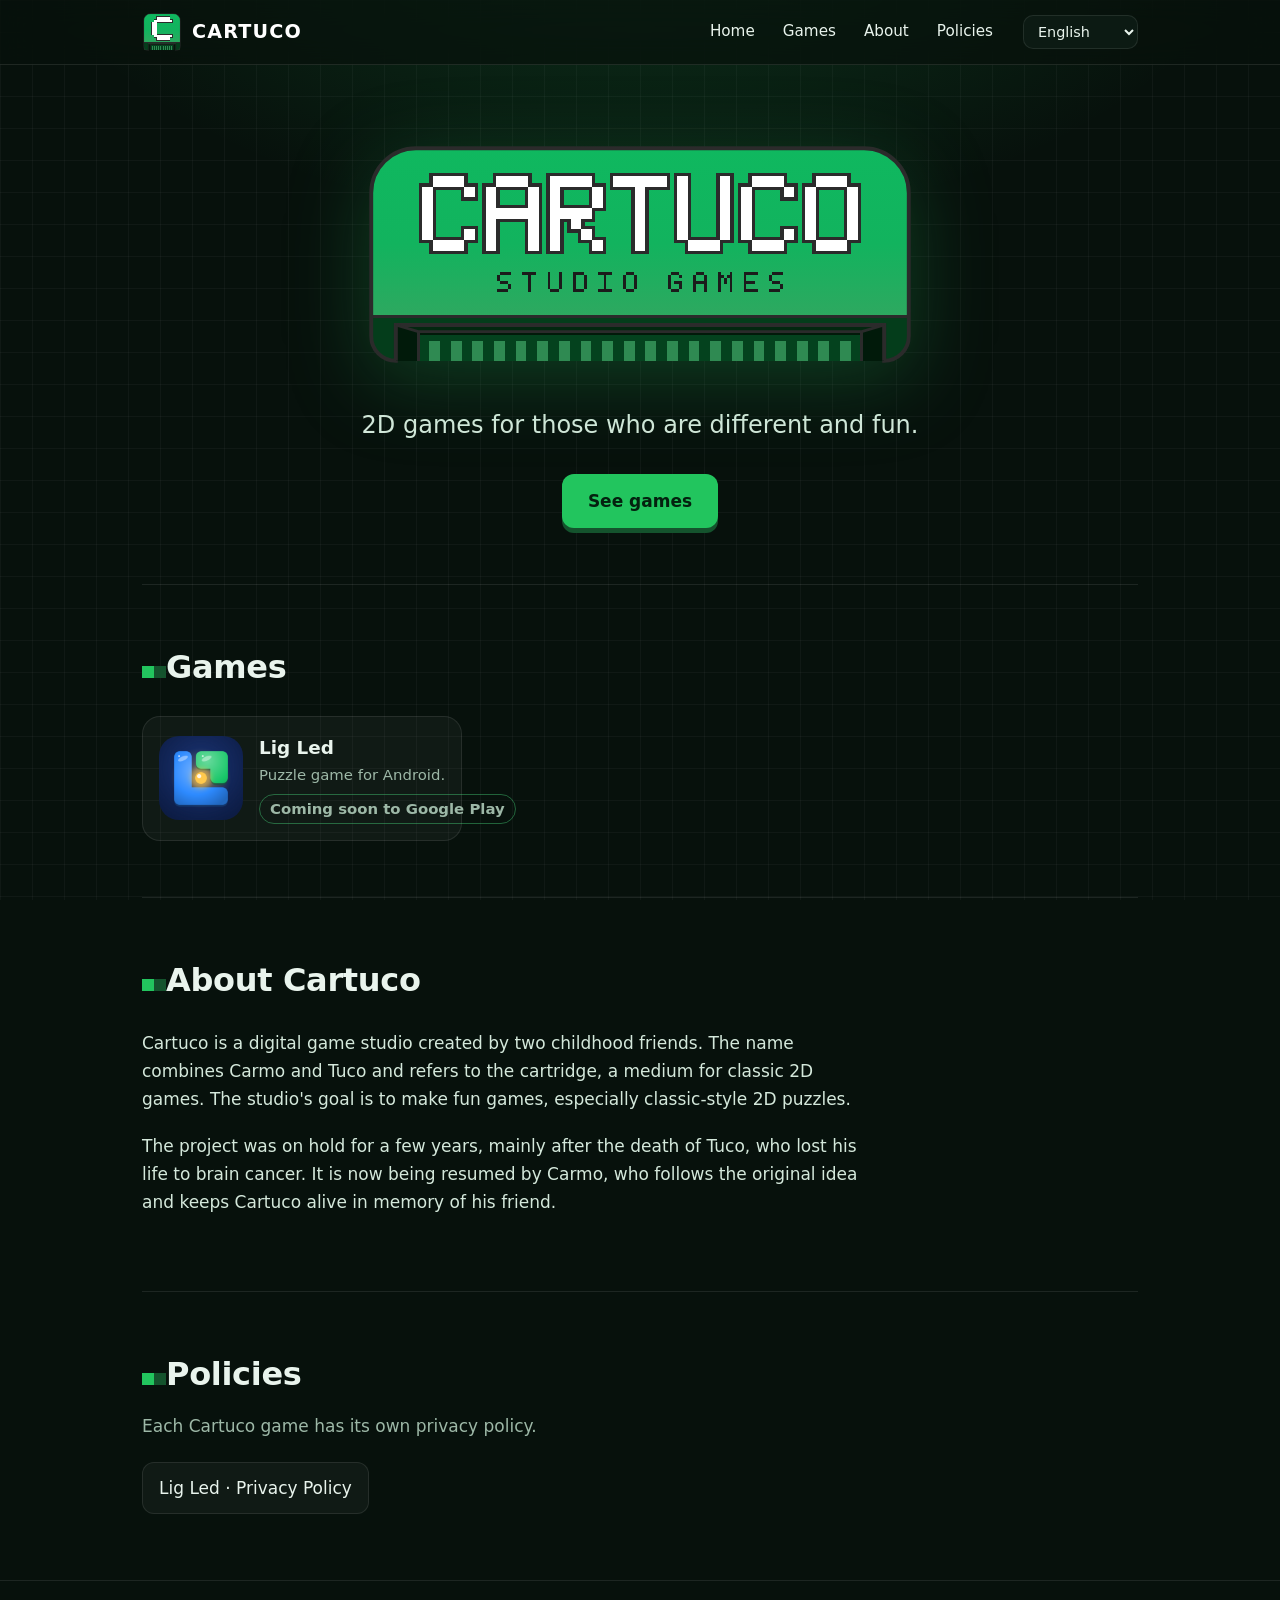
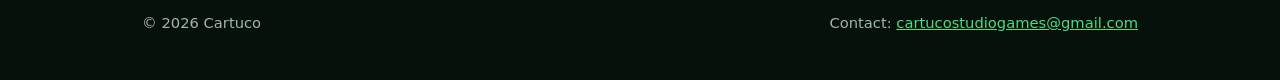
<file: index.html>
<!DOCTYPE html>
<html lang="pt"><head><meta charset="utf-8"><meta name="viewport" content="width=device-width,initial-scale=1">
<title>Cartuco · Estúdio de jogos</title><meta name="description" content="Cartuco: jogos digitais, puzzles 2D. Digital games, 2D puzzles.">
<link rel="icon" type="image/svg+xml" href="assets/favicon.svg"><link rel="stylesheet" href="assets/site.css"></head>
<body data-page="home">
<header class="top"><div class="wrap"><a class="brand" href="index.html"><img src="assets/favicon.svg" alt=""><span>Cartuco</span></a>
<nav class="main"><a href="index.html" data-i="n_home">Início</a><a href="index.html#jogos" data-i="n_games">Jogos</a><a href="index.html#sobre" data-i="n_about">Sobre</a><a href="index.html#politicas" data-i="n_pol">Políticas</a></nav>
<select id="lang" aria-label="Language"><option value="pt">Português</option><option value="en">English</option><option value="es">Español</option><option value="fr">Français</option><option value="de">Deutsch</option></select></div></header>
<main>
<div class="wrap"><div class="hero"><img class="logo" src="assets/logo.svg" alt="Cartuco Studio Games"><p data-i="hero">Jogos 2D para quem é diferenciado e divertido.</p><a class="btn" href="index.html#jogos" data-i="cta">Ver jogos</a></div>
<section class="blk" id="jogos"><h2 class="t" data-i="games_t">Jogos</h2><div class="grid">
<a class="card" href="ligled/index.html"><img src="assets/ligled-icon.png" alt="Lig Led"><div><b>Lig Led</b><span data-i="ligled_d">Quebra-cabeça para Android.</span><span class="badge" data-i="soon">Em breve no Google Play</span></div></a></div></section>
<section class="blk" id="sobre"><h2 class="t" data-i="about_t">Sobre a Cartuco</h2><div class="about"><p data-i="about_1"></p><p data-i="about_2"></p></div></section>
<section class="blk" id="politicas"><h2 class="t" data-i="pol_t">Políticas</h2><p class="sub" data-i="pol_d"></p><ul class="links"><li><a href="ligled/privacy/index.html" data-i="pol_ligled">Lig Led · Política de privacidade</a></li></ul></section></div></main><footer class="foot"><div class="wrap"><span>© 2026 Cartuco</span><span><span data-i="contact">Contato</span>: <a href="mailto:cartucostudiogames@gmail.com">cartucostudiogames@gmail.com</a></span></div></footer>
<script src="assets/site.js"></script></body></html>
</file>
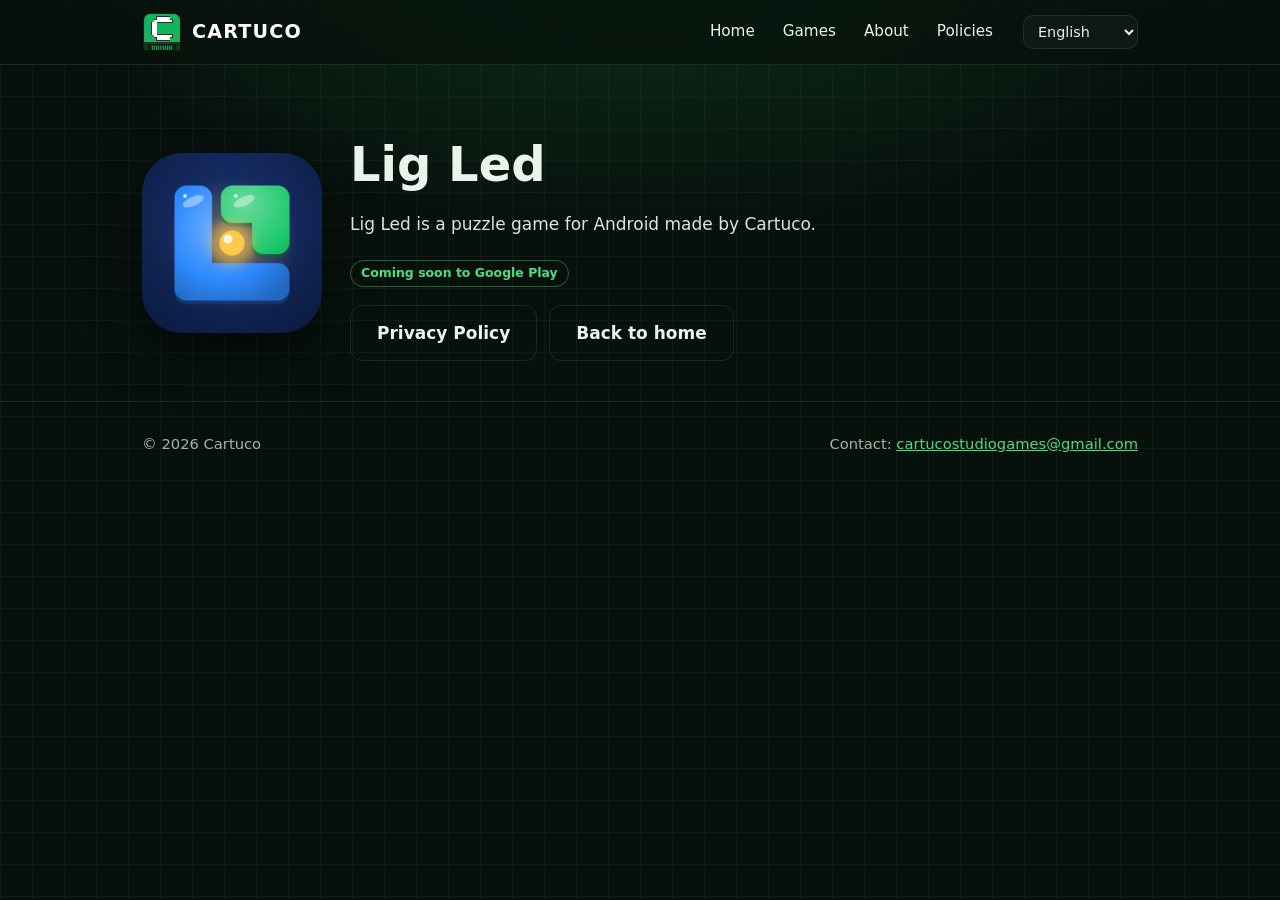
<file: ligled/index.html>
<!DOCTYPE html>
<html lang="pt"><head><meta charset="utf-8"><meta name="viewport" content="width=device-width,initial-scale=1">
<title>Lig Led · Cartuco</title><meta name="description" content="Cartuco: jogos digitais, puzzles 2D. Digital games, 2D puzzles.">
<link rel="icon" type="image/svg+xml" href="../assets/favicon.svg"><link rel="stylesheet" href="../assets/site.css"></head>
<body data-page="game">
<header class="top"><div class="wrap"><a class="brand" href="../index.html"><img src="../assets/favicon.svg" alt=""><span>Cartuco</span></a>
<nav class="main"><a href="../index.html" data-i="n_home">Início</a><a href="../index.html#jogos" data-i="n_games">Jogos</a><a href="../index.html#sobre" data-i="n_about">Sobre</a><a href="../index.html#politicas" data-i="n_pol">Políticas</a></nav>
<select id="lang" aria-label="Language"><option value="pt">Português</option><option value="en">English</option><option value="es">Español</option><option value="fr">Français</option><option value="de">Deutsch</option></select></div></header>
<main><div class="wrap"><div class="game"><img src="../assets/ligled-icon.png" alt="Lig Led"><div><h1>Lig Led</h1><p data-i="game_p">O Lig Led é um quebra-cabeça para Android feito pela Cartuco.</p><div class="actions"><span class="badge" data-i="soon">Em breve no Google Play</span></div><div class="actions" style="margin-top:18px"><a class="btn ghost" href="privacy/index.html" data-i="policy_btn">Política de privacidade</a><a class="btn ghost" href="../index.html" data-i="back">Voltar ao início</a></div></div></div></div></main><footer class="foot"><div class="wrap"><span>© 2026 Cartuco</span><span><span data-i="contact">Contato</span>: <a href="mailto:cartucostudiogames@gmail.com">cartucostudiogames@gmail.com</a></span></div></footer>
<script src="../assets/site.js"></script></body></html>
</file>
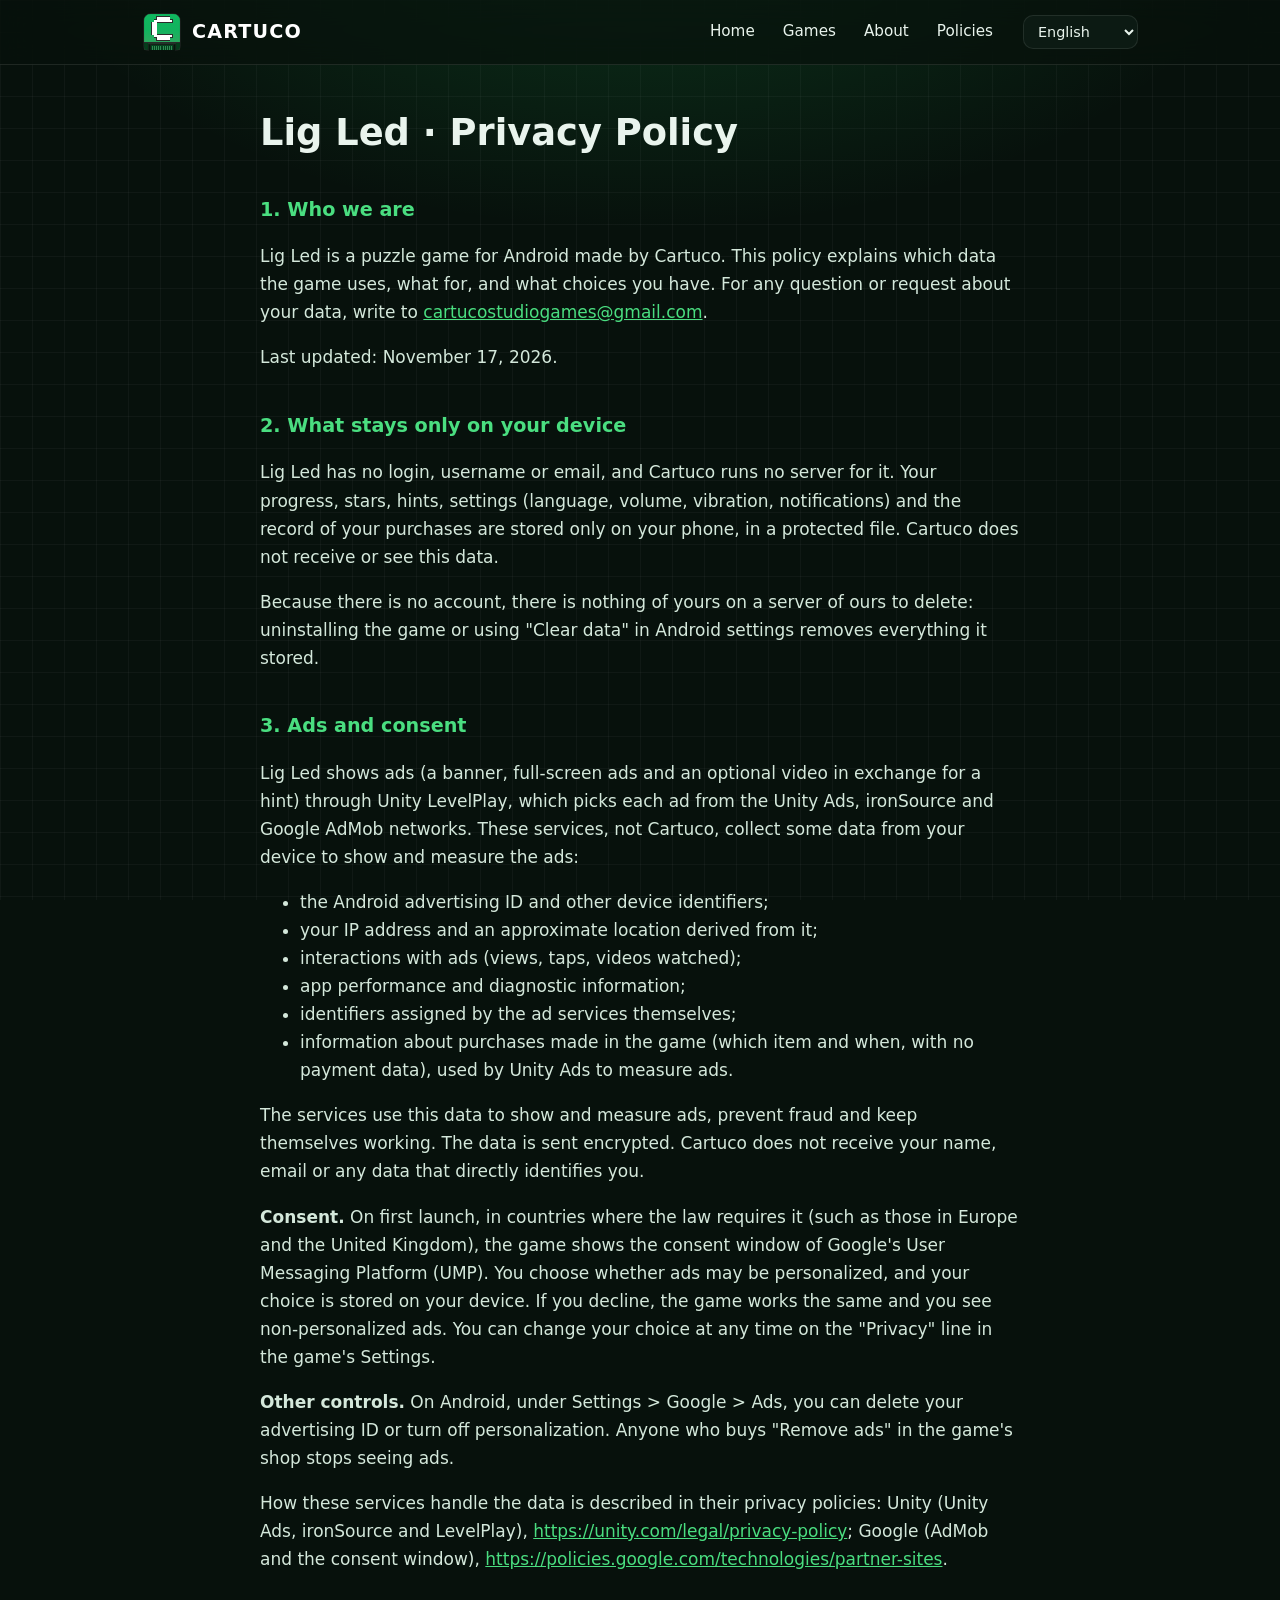
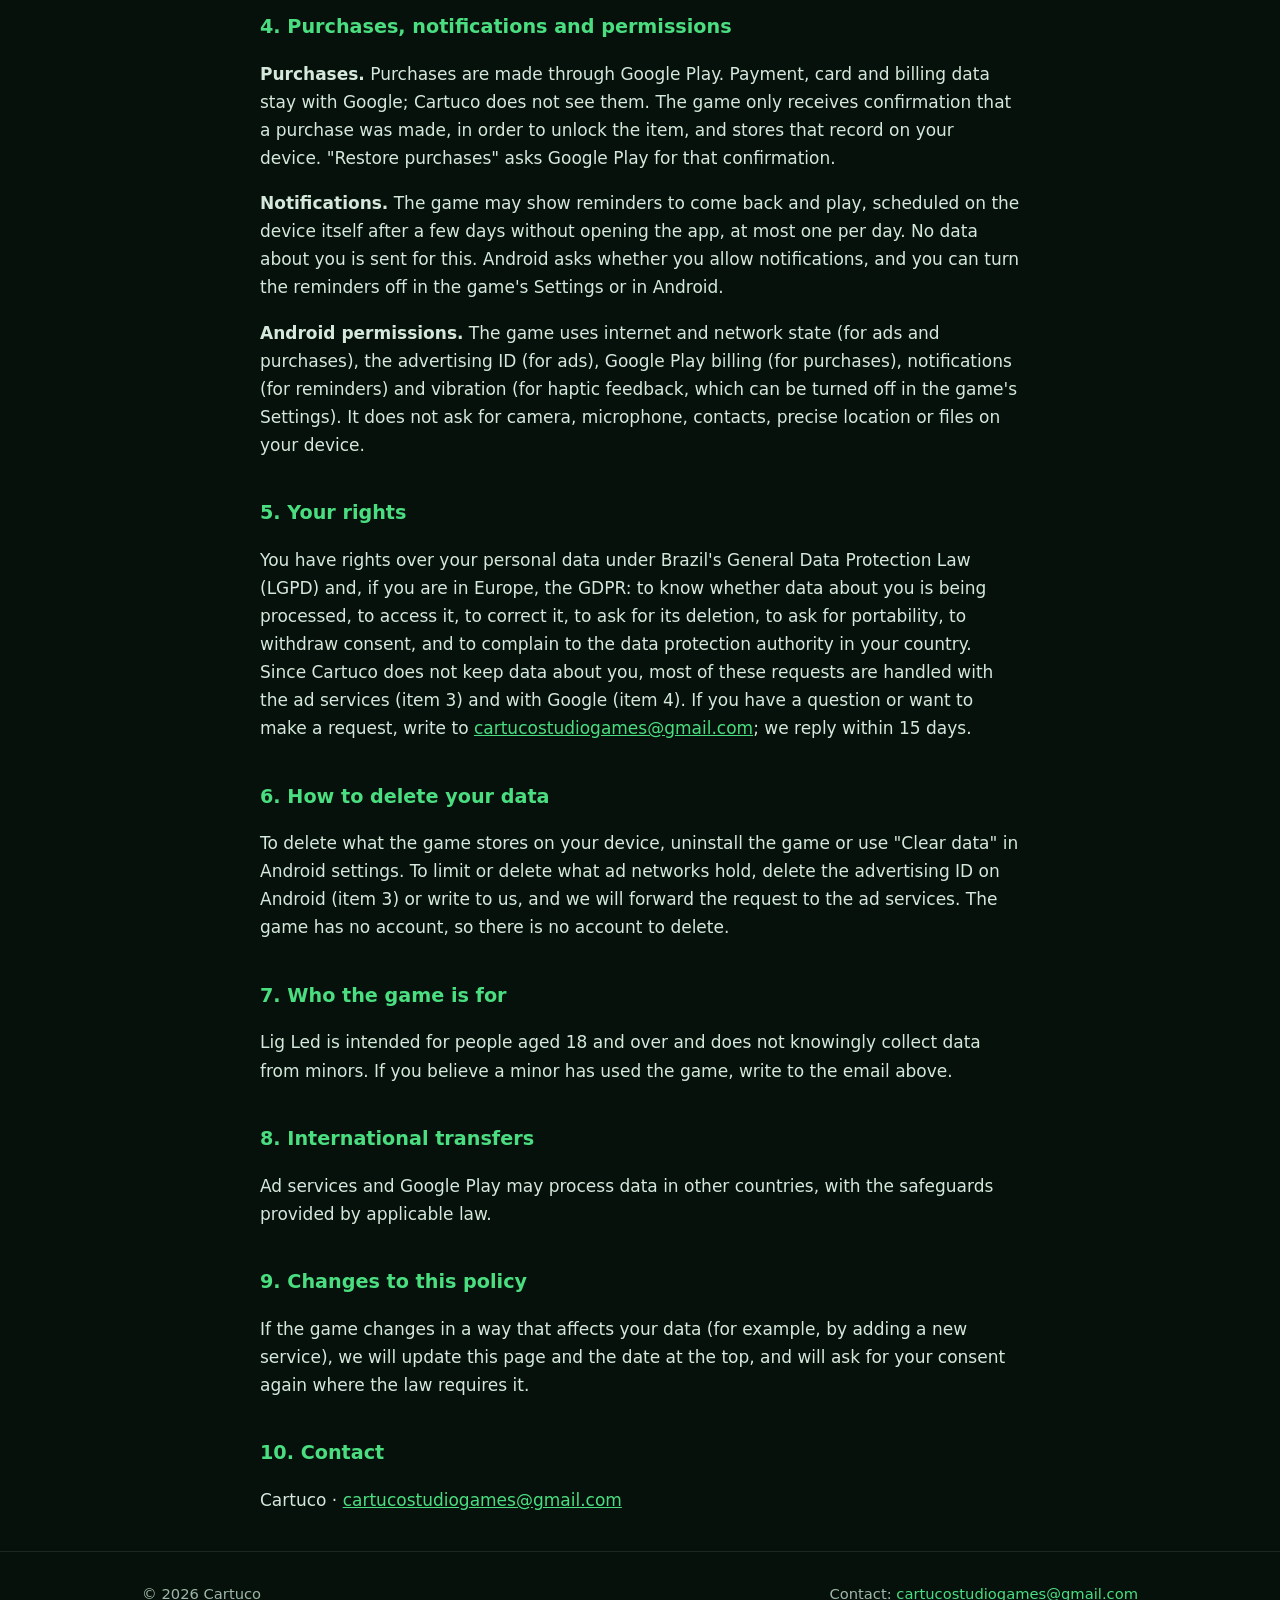
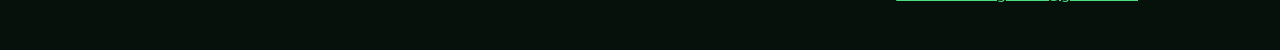
<file: ligled/privacy/index.html>
<!DOCTYPE html>
<html lang="pt"><head><meta charset="utf-8"><meta name="viewport" content="width=device-width,initial-scale=1">
<title>Lig Led · Privacy Policy · Cartuco</title><meta name="description" content="Cartuco: jogos digitais, puzzles 2D. Digital games, 2D puzzles.">
<link rel="icon" type="image/svg+xml" href="../../assets/favicon.svg"><link rel="stylesheet" href="../../assets/site.css"></head>
<body data-page="pol">
<header class="top"><div class="wrap"><a class="brand" href="../../index.html"><img src="../../assets/favicon.svg" alt=""><span>Cartuco</span></a>
<nav class="main"><a href="../../index.html" data-i="n_home">Início</a><a href="../../index.html#jogos" data-i="n_games">Jogos</a><a href="../../index.html#sobre" data-i="n_about">Sobre</a><a href="../../index.html#politicas" data-i="n_pol">Políticas</a></nav>
<select id="lang" aria-label="Language"><option value="pt">Português</option><option value="en">English</option><option value="es">Español</option><option value="fr">Français</option><option value="de">Deutsch</option></select></div></header>
<main><div class="wrap"><div class="pol"><section data-l="pt" lang="pt"><h1>Lig Led · Política de Privacidade</h1>
<h2>1. Quem somos</h2>
<p>O Lig Led é um jogo de quebra-cabeça para Android feito pela Cartuco. Esta política explica quais dados o jogo usa, para que e quais são as suas escolhas. Para qualquer dúvida ou pedido sobre seus dados, escreva para <a href="mailto:cartucostudiogames@gmail.com">cartucostudiogames@gmail.com</a>.</p>
<p>Última atualização: 17 de novembro de 2026.</p>
<h2>2. O que fica só no seu aparelho</h2>
<p>O Lig Led não tem login, nome de usuário, e-mail nem servidor da Cartuco. Seu progresso, suas estrelas, suas dicas, seus ajustes (idioma, volume, vibração, notificações) e o registro das suas compras ficam guardados somente no celular, em arquivo protegido. A Cartuco não recebe nem vê esses dados.</p>
<p>Como não há conta, não há o que apagar em servidor nosso: desinstalar o jogo ou usar "Apagar dados" nas configurações do Android remove tudo o que ele guardou.</p>
<h2>3. Anúncios e consentimento</h2>
<p>O Lig Led mostra anúncios (faixa, tela cheia e vídeo opcional em troca de uma ajuda) por meio do Unity LevelPlay, que escolhe o anúncio entre as redes Unity Ads, ironSource e Google AdMob. Esses serviços, e não a Cartuco, coletam alguns dados do seu aparelho para exibir e medir os anúncios:</p>
<ul>
<li>identificador de publicidade do Android e outros identificadores do aparelho;</li>
<li>endereço IP e localização aproximada, deduzida do IP;</li>
<li>interações com os anúncios (exibições, toques, vídeos assistidos);</li>
<li>informações de desempenho e diagnóstico do app;</li>
<li>identificadores atribuídos pelos próprios serviços de anúncios;</li>
<li>informações sobre as compras feitas no jogo (qual item e quando, sem dados de pagamento), usadas pelo Unity Ads para medir anúncios.</li>
</ul>
<p>Os serviços usam esses dados para mostrar e medir os anúncios, evitar fraudes e manter o próprio funcionamento. Os dados são enviados com criptografia. A Cartuco não recebe seu nome, e-mail nem nenhum dado que identifique você diretamente.</p>
<p><strong>Consentimento.</strong> Na primeira abertura, nos países em que a lei exige (como os da Europa e o Reino Unido), o jogo mostra a janela de consentimento da plataforma de mensagens do Google (UMP). Você escolhe se os anúncios podem ser personalizados, e a escolha fica guardada no seu aparelho. Se recusar, o jogo funciona igual e você vê anúncios não personalizados. Você pode mudar a escolha a qualquer momento na linha "Privacidade" das Configurações do jogo.</p>
<p><strong>Outras formas de controle.</strong> No Android, em Configurações &gt; Google &gt; Anúncios, você pode apagar o identificador de publicidade ou desativar a personalização. Quem comprar "Remover anúncios" na loja do jogo deixa de ver anúncios.</p>
<p>A forma como esses serviços tratam os dados está nas políticas de privacidade deles: Unity (Unity Ads, ironSource e LevelPlay), <a href="https://unity.com/legal/privacy-policy" rel="noopener">https://unity.com/legal/privacy-policy</a>; Google (AdMob e a janela de consentimento), <a href="https://policies.google.com/technologies/partner-sites" rel="noopener">https://policies.google.com/technologies/partner-sites</a>.</p>
<h2>4. Compras, notificações e permissões</h2>
<p><strong>Compras.</strong> As compras são feitas pelo Google Play. O pagamento, o cartão e os dados de cobrança ficam com o Google; a Cartuco não os vê. O jogo só recebe a confirmação de que a compra foi feita, para liberar o item, e guarda esse registro no aparelho. "Restaurar compras" pede essa confirmação ao Google Play.</p>
<p><strong>Notificações.</strong> O jogo pode mostrar lembretes para voltar a jogar, agendados no próprio aparelho depois de alguns dias sem abrir o app, no máximo um por dia. Nenhum dado seu é enviado para isso. O Android pergunta se você permite as notificações, e você pode desligar os lembretes nas Configurações do jogo ou do Android.</p>
<p><strong>Permissões do Android.</strong> O jogo usa internet e estado da rede (para anúncios e compras), o identificador de publicidade (para anúncios), cobrança do Google Play (para compras), notificações (para lembretes) e vibração (para o retorno tátil, que pode ser desligado nas Configurações do jogo). Não pede câmera, microfone, contatos, localização precisa nem arquivos do aparelho.</p>
<h2>5. Seus direitos</h2>
<p>Você tem direitos sobre seus dados pessoais, previstos na Lei Geral de Proteção de Dados do Brasil (LGPD) e, se estiver na Europa, no GDPR: saber se há dados seus em tratamento, acessar, corrigir, pedir a eliminação, pedir a portabilidade, retirar o consentimento e reclamar à autoridade de proteção de dados do seu país. Como a Cartuco não guarda dados seus, a maior parte desses pedidos se resolve com os serviços de anúncios (item 3) e com o Google (item 4). Se tiver dúvida ou quiser fazer um pedido, escreva para <a href="mailto:cartucostudiogames@gmail.com">cartucostudiogames@gmail.com</a>; respondemos em até 15 dias.</p>
<h2>6. Como apagar seus dados</h2>
<p>Para apagar o que o jogo guarda no aparelho, desinstale o jogo ou use "Apagar dados" nas configurações do Android. Para limitar ou apagar o que as redes de anúncios têm, apague o identificador de publicidade no Android (item 3) ou escreva para nós, e encaminhamos o pedido aos serviços de anúncios. O jogo não tem conta, então não há conta para excluir.</p>
<h2>7. Público do jogo</h2>
<p>O Lig Led é voltado a maiores de 18 anos e não coleta de propósito dados de menores. Se você acredita que um menor usou o jogo, escreva para o e-mail acima.</p>
<h2>8. Transferência internacional</h2>
<p>Os serviços de anúncios e o Google Play podem tratar dados em outros países, com as garantias previstas na lei aplicável.</p>
<h2>9. Mudanças nesta política</h2>
<p>Se o jogo mudar de modo que afete seus dados (por exemplo, ao incluir um novo serviço), atualizaremos esta página e a data no topo, e pediremos de novo o seu consentimento quando a lei exigir.</p>
<h2>10. Contato</h2>
<p>Cartuco · <a href="mailto:cartucostudiogames@gmail.com">cartucostudiogames@gmail.com</a></p>
</section>
<section data-l="en" lang="en"><h1>Lig Led · Privacy Policy</h1>
<h2>1. Who we are</h2>
<p>Lig Led is a puzzle game for Android made by Cartuco. This policy explains which data the game uses, what for, and what choices you have. For any question or request about your data, write to <a href="mailto:cartucostudiogames@gmail.com">cartucostudiogames@gmail.com</a>.</p>
<p>Last updated: November 17, 2026.</p>
<h2>2. What stays only on your device</h2>
<p>Lig Led has no login, username or email, and Cartuco runs no server for it. Your progress, stars, hints, settings (language, volume, vibration, notifications) and the record of your purchases are stored only on your phone, in a protected file. Cartuco does not receive or see this data.</p>
<p>Because there is no account, there is nothing of yours on a server of ours to delete: uninstalling the game or using "Clear data" in Android settings removes everything it stored.</p>
<h2>3. Ads and consent</h2>
<p>Lig Led shows ads (a banner, full-screen ads and an optional video in exchange for a hint) through Unity LevelPlay, which picks each ad from the Unity Ads, ironSource and Google AdMob networks. These services, not Cartuco, collect some data from your device to show and measure the ads:</p>
<ul>
<li>the Android advertising ID and other device identifiers;</li>
<li>your IP address and an approximate location derived from it;</li>
<li>interactions with ads (views, taps, videos watched);</li>
<li>app performance and diagnostic information;</li>
<li>identifiers assigned by the ad services themselves;</li>
<li>information about purchases made in the game (which item and when, with no payment data), used by Unity Ads to measure ads.</li>
</ul>
<p>The services use this data to show and measure ads, prevent fraud and keep themselves working. The data is sent encrypted. Cartuco does not receive your name, email or any data that directly identifies you.</p>
<p><strong>Consent.</strong> On first launch, in countries where the law requires it (such as those in Europe and the United Kingdom), the game shows the consent window of Google's User Messaging Platform (UMP). You choose whether ads may be personalized, and your choice is stored on your device. If you decline, the game works the same and you see non-personalized ads. You can change your choice at any time on the "Privacy" line in the game's Settings.</p>
<p><strong>Other controls.</strong> On Android, under Settings &gt; Google &gt; Ads, you can delete your advertising ID or turn off personalization. Anyone who buys "Remove ads" in the game's shop stops seeing ads.</p>
<p>How these services handle the data is described in their privacy policies: Unity (Unity Ads, ironSource and LevelPlay), <a href="https://unity.com/legal/privacy-policy" rel="noopener">https://unity.com/legal/privacy-policy</a>; Google (AdMob and the consent window), <a href="https://policies.google.com/technologies/partner-sites" rel="noopener">https://policies.google.com/technologies/partner-sites</a>.</p>
<h2>4. Purchases, notifications and permissions</h2>
<p><strong>Purchases.</strong> Purchases are made through Google Play. Payment, card and billing data stay with Google; Cartuco does not see them. The game only receives confirmation that a purchase was made, in order to unlock the item, and stores that record on your device. "Restore purchases" asks Google Play for that confirmation.</p>
<p><strong>Notifications.</strong> The game may show reminders to come back and play, scheduled on the device itself after a few days without opening the app, at most one per day. No data about you is sent for this. Android asks whether you allow notifications, and you can turn the reminders off in the game's Settings or in Android.</p>
<p><strong>Android permissions.</strong> The game uses internet and network state (for ads and purchases), the advertising ID (for ads), Google Play billing (for purchases), notifications (for reminders) and vibration (for haptic feedback, which can be turned off in the game's Settings). It does not ask for camera, microphone, contacts, precise location or files on your device.</p>
<h2>5. Your rights</h2>
<p>You have rights over your personal data under Brazil's General Data Protection Law (LGPD) and, if you are in Europe, the GDPR: to know whether data about you is being processed, to access it, to correct it, to ask for its deletion, to ask for portability, to withdraw consent, and to complain to the data protection authority in your country. Since Cartuco does not keep data about you, most of these requests are handled with the ad services (item 3) and with Google (item 4). If you have a question or want to make a request, write to <a href="mailto:cartucostudiogames@gmail.com">cartucostudiogames@gmail.com</a>; we reply within 15 days.</p>
<h2>6. How to delete your data</h2>
<p>To delete what the game stores on your device, uninstall the game or use "Clear data" in Android settings. To limit or delete what ad networks hold, delete the advertising ID on Android (item 3) or write to us, and we will forward the request to the ad services. The game has no account, so there is no account to delete.</p>
<h2>7. Who the game is for</h2>
<p>Lig Led is intended for people aged 18 and over and does not knowingly collect data from minors. If you believe a minor has used the game, write to the email above.</p>
<h2>8. International transfers</h2>
<p>Ad services and Google Play may process data in other countries, with the safeguards provided by applicable law.</p>
<h2>9. Changes to this policy</h2>
<p>If the game changes in a way that affects your data (for example, by adding a new service), we will update this page and the date at the top, and will ask for your consent again where the law requires it.</p>
<h2>10. Contact</h2>
<p>Cartuco · <a href="mailto:cartucostudiogames@gmail.com">cartucostudiogames@gmail.com</a></p>
</section>
<section data-l="es" lang="es"><h1>Lig Led · Política de Privacidad</h1>
<h2>1. Quiénes somos</h2>
<p>Lig Led es un juego de puzles para Android creado por Cartuco. Esta política explica qué datos usa el juego, para qué y qué opciones tienes. Para cualquier duda o solicitud sobre tus datos, escribe a <a href="mailto:cartucostudiogames@gmail.com">cartucostudiogames@gmail.com</a>.</p>
<p>Última actualización: 17 de noviembre de 2026.</p>
<h2>2. Qué se queda solo en tu dispositivo</h2>
<p>Lig Led no tiene inicio de sesión, nombre de usuario ni correo electrónico, y Cartuco no mantiene ningún servidor para el juego. Tu progreso, tus estrellas, tus pistas, tus ajustes (idioma, volumen, vibración, notificaciones) y el registro de tus compras se guardan únicamente en tu teléfono, en un archivo protegido. Cartuco no recibe ni ve estos datos.</p>
<p>Como no existe cuenta, no hay nada tuyo en un servidor nuestro que borrar: desinstalar el juego o usar "Borrar datos" en los ajustes de Android elimina todo lo que guardó.</p>
<h2>3. Anuncios y consentimiento</h2>
<p>Lig Led muestra anuncios (un banner, anuncios a pantalla completa y un vídeo opcional a cambio de una pista) mediante Unity LevelPlay, que elige cada anuncio entre las redes Unity Ads, ironSource y Google AdMob. Estos servicios, y no Cartuco, recogen algunos datos de tu dispositivo para mostrar y medir los anuncios:</p>
<ul>
<li>el ID de publicidad de Android y otros identificadores del dispositivo;</li>
<li>tu dirección IP y una ubicación aproximada derivada de ella;</li>
<li>las interacciones con los anuncios (visualizaciones, toques, vídeos vistos);</li>
<li>información de rendimiento y diagnóstico de la aplicación;</li>
<li>identificadores asignados por los propios servicios de anuncios;</li>
<li>información sobre las compras hechas en el juego (qué artículo y cuándo, sin datos de pago), que Unity Ads usa para medir anuncios.</li>
</ul>
<p>Los servicios usan estos datos para mostrar y medir los anuncios, evitar fraudes y mantener su propio funcionamiento. Los datos se envían cifrados. Cartuco no recibe tu nombre, tu correo ni ningún dato que te identifique directamente.</p>
<p><strong>Consentimiento.</strong> En el primer inicio, en los países donde la ley lo exige (como los de Europa y el Reino Unido), el juego muestra la ventana de consentimiento de la plataforma de mensajes de Google (UMP). Tú decides si los anuncios pueden ser personalizados, y tu elección se guarda en tu dispositivo. Si lo rechazas, el juego funciona igual y verás anuncios no personalizados. Puedes cambiar tu elección en cualquier momento en la línea "Privacidad" de los Ajustes del juego.</p>
<p><strong>Otros controles.</strong> En Android, en Ajustes &gt; Google &gt; Anuncios, puedes borrar tu ID de publicidad o desactivar la personalización. Quien compra "Quitar anuncios" en la tienda del juego deja de ver anuncios.</p>
<p>La forma en que estos servicios tratan los datos se describe en sus políticas de privacidad: Unity (Unity Ads, ironSource y LevelPlay), <a href="https://unity.com/legal/privacy-policy" rel="noopener">https://unity.com/legal/privacy-policy</a>; Google (AdMob y la ventana de consentimiento), <a href="https://policies.google.com/technologies/partner-sites" rel="noopener">https://policies.google.com/technologies/partner-sites</a>.</p>
<h2>4. Compras, notificaciones y permisos</h2>
<p><strong>Compras.</strong> Las compras se hacen a través de Google Play. El pago, la tarjeta y los datos de facturación quedan con Google; Cartuco no los ve. El juego solo recibe la confirmación de que se realizó una compra, para desbloquear el artículo, y guarda ese registro en tu dispositivo. "Restaurar compras" pide esa confirmación a Google Play.</p>
<p><strong>Notificaciones.</strong> El juego puede mostrar recordatorios para que vuelvas a jugar, programados en el propio dispositivo tras algunos días sin abrir la aplicación, como máximo uno al día. No se envía ningún dato tuyo para ello. Android te pregunta si permites las notificaciones, y puedes desactivar los recordatorios en los Ajustes del juego o en Android.</p>
<p><strong>Permisos de Android.</strong> El juego usa internet y estado de la red (para anuncios y compras), el ID de publicidad (para anuncios), la facturación de Google Play (para compras), las notificaciones (para recordatorios) y la vibración (para la respuesta háptica, que se puede desactivar en los Ajustes del juego). No solicita cámara, micrófono, contactos, ubicación precisa ni archivos de tu dispositivo.</p>
<h2>5. Tus derechos</h2>
<p>Tienes derechos sobre tus datos personales conforme a la Ley General de Protección de Datos de Brasil (LGPD) y, si estás en Europa, al RGPD: saber si se tratan datos sobre ti, acceder a ellos, corregirlos, solicitar su supresión, solicitar la portabilidad, retirar tu consentimiento y presentar una reclamación ante la autoridad de protección de datos de tu país. Como Cartuco no conserva datos sobre ti, la mayoría de estas solicitudes se resuelven con los servicios de anuncios (punto 3) y con Google (punto 4). Si tienes una duda o quieres hacer una solicitud, escribe a <a href="mailto:cartucostudiogames@gmail.com">cartucostudiogames@gmail.com</a>; respondemos en un plazo de 15 días.</p>
<h2>6. Cómo borrar tus datos</h2>
<p>Para borrar lo que el juego guarda en tu dispositivo, desinstala el juego o usa "Borrar datos" en los ajustes de Android. Para limitar o borrar lo que conservan las redes publicitarias, borra el ID de publicidad en Android (punto 3) o escríbenos, y trasladaremos la solicitud a los servicios de anuncios. El juego no tiene cuenta, por lo que no hay cuenta que eliminar.</p>
<h2>7. A quién va dirigido el juego</h2>
<p>Lig Led está dirigido a personas de 18 años o más y no recoge datos de menores de forma intencionada. Si crees que un menor ha usado el juego, escribe al correo indicado arriba.</p>
<h2>8. Transferencias internacionales</h2>
<p>Los servicios de anuncios y Google Play pueden tratar datos en otros países, con las garantías previstas por la legislación aplicable.</p>
<h2>9. Cambios en esta política</h2>
<p>Si el juego cambia de un modo que afecte a tus datos (por ejemplo, al incorporar un nuevo servicio), actualizaremos esta página y la fecha del encabezado, y volveremos a pedir tu consentimiento cuando la ley lo exija.</p>
<h2>10. Contacto</h2>
<p>Cartuco · <a href="mailto:cartucostudiogames@gmail.com">cartucostudiogames@gmail.com</a></p>
</section>
<section data-l="fr" lang="fr"><h1>Lig Led · Politique de confidentialité</h1>
<h2>1. Qui sommes-nous</h2>
<p>Lig Led est un jeu de puzzle pour Android créé par Cartuco. Cette politique explique quelles données le jeu utilise, à quoi elles servent et quels choix vous avez. Pour toute question ou demande concernant vos données, écrivez à <a href="mailto:cartucostudiogames@gmail.com">cartucostudiogames@gmail.com</a>.</p>
<p>Dernière mise à jour : 17 novembre 2026.</p>
<h2>2. Ce qui reste uniquement sur votre appareil</h2>
<p>Lig Led n'a ni connexion, ni nom d'utilisateur, ni adresse e-mail, et Cartuco n'exploite aucun serveur pour le jeu. Votre progression, vos étoiles, vos indices, vos réglages (langue, volume, vibration, notifications) et l'historique de vos achats sont enregistrés uniquement sur votre téléphone, dans un fichier protégé. Cartuco ne reçoit ni ne voit ces données.</p>
<p>Comme il n'existe pas de compte, rien de ce qui vous concerne n'est stocké sur un serveur à nous à supprimer : désinstaller le jeu ou utiliser « Effacer les données » dans les paramètres d'Android supprime tout ce qu'il a enregistré.</p>
<h2>3. Publicités et consentement</h2>
<p>Lig Led affiche des publicités (une bannière, des publicités plein écran et une vidéo facultative en échange d'un indice) via Unity LevelPlay, qui choisit chaque publicité parmi les réseaux Unity Ads, ironSource et Google AdMob. Ce sont ces services, et non Cartuco, qui collectent certaines données de votre appareil pour afficher et mesurer les publicités :</p>
<ul>
<li>l'identifiant publicitaire Android et d'autres identifiants de l'appareil ;</li>
<li>votre adresse IP et une localisation approximative qui en est déduite ;</li>
<li>les interactions avec les publicités (affichages, appuis, vidéos regardées) ;</li>
<li>des informations de performance et de diagnostic de l'application ;</li>
<li>des identifiants attribués par les services publicitaires eux-mêmes ;</li>
<li>des informations sur les achats effectués dans le jeu (quel article et quand, sans données de paiement), utilisées par Unity Ads pour mesurer les publicités.</li>
</ul>
<p>Les services utilisent ces données pour afficher et mesurer les publicités, prévenir la fraude et assurer leur propre fonctionnement. Les données sont transmises de manière chiffrée. Cartuco ne reçoit ni votre nom, ni votre e-mail, ni aucune donnée vous identifiant directement.</p>
<p><strong>Consentement.</strong> Au premier lancement, dans les pays où la loi l'exige (comme ceux d'Europe et le Royaume-Uni), le jeu affiche la fenêtre de consentement de la plateforme de messages de Google (UMP). Vous choisissez si les publicités peuvent être personnalisées, et votre choix est enregistré sur votre appareil. Si vous refusez, le jeu fonctionne de la même façon et vous voyez des publicités non personnalisées. Vous pouvez modifier votre choix à tout moment sur la ligne « Confidentialité » des Réglages du jeu.</p>
<p><strong>Autres contrôles.</strong> Sur Android, dans Paramètres &gt; Google &gt; Annonces, vous pouvez supprimer votre identifiant publicitaire ou désactiver la personnalisation. Toute personne qui achète « Supprimer les pubs » dans la boutique du jeu ne voit plus de publicités.</p>
<p>La manière dont ces services traitent les données est décrite dans leurs politiques de confidentialité : Unity (Unity Ads, ironSource et LevelPlay), <a href="https://unity.com/legal/privacy-policy" rel="noopener">https://unity.com/legal/privacy-policy</a> ; Google (AdMob et la fenêtre de consentement), <a href="https://policies.google.com/technologies/partner-sites" rel="noopener">https://policies.google.com/technologies/partner-sites</a>.</p>
<h2>4. Achats, notifications et autorisations</h2>
<p><strong>Achats.</strong> Les achats sont effectués via Google Play. Le paiement, la carte et les données de facturation restent chez Google ; Cartuco ne les voit pas. Le jeu reçoit uniquement la confirmation qu'un achat a été effectué, afin de débloquer l'article, et conserve cet enregistrement sur votre appareil. « Restaurer les achats » demande cette confirmation à Google Play.</p>
<p><strong>Notifications.</strong> Le jeu peut afficher des rappels pour vous inviter à rejouer, programmés sur l'appareil lui-même après quelques jours sans ouvrir l'application, au plus un par jour. Aucune donnée vous concernant n'est envoyée pour cela. Android vous demande si vous autorisez les notifications, et vous pouvez désactiver les rappels dans les Réglages du jeu ou dans Android.</p>
<p><strong>Autorisations Android.</strong> Le jeu utilise internet et l'état du réseau (pour les publicités et les achats), l'identifiant publicitaire (pour les publicités), la facturation Google Play (pour les achats), les notifications (pour les rappels) et la vibration (pour le retour haptique, désactivable dans les Réglages du jeu). Il ne demande ni caméra, ni microphone, ni contacts, ni localisation précise, ni fichiers de votre appareil.</p>
<h2>5. Vos droits</h2>
<p>Vous disposez de droits sur vos données personnelles en vertu de la loi générale brésilienne sur la protection des données (LGPD) et, si vous êtes en Europe, du RGPD : savoir si des données vous concernant sont traitées, y accéder, les rectifier, demander leur effacement, demander leur portabilité, retirer votre consentement et introduire une réclamation auprès de l'autorité de protection des données de votre pays. Comme Cartuco ne conserve pas de données vous concernant, la plupart de ces demandes se traitent avec les services publicitaires (point 3) et avec Google (point 4). Pour toute question ou demande, écrivez à <a href="mailto:cartucostudiogames@gmail.com">cartucostudiogames@gmail.com</a> ; nous répondons sous 15 jours.</p>
<h2>6. Comment supprimer vos données</h2>
<p>Pour supprimer ce que le jeu enregistre sur votre appareil, désinstallez le jeu ou utilisez « Effacer les données » dans les paramètres d'Android. Pour limiter ou supprimer ce que détiennent les réseaux publicitaires, supprimez l'identifiant publicitaire sur Android (point 3) ou écrivez-nous, et nous transmettrons la demande aux services publicitaires. Le jeu n'a pas de compte, il n'y a donc aucun compte à supprimer.</p>
<h2>7. À qui s'adresse le jeu</h2>
<p>Lig Led s'adresse aux personnes de 18 ans et plus et ne collecte pas sciemment de données de mineurs. Si vous pensez qu'un mineur a utilisé le jeu, écrivez à l'adresse indiquée ci-dessus.</p>
<h2>8. Transferts internationaux</h2>
<p>Les services publicitaires et Google Play peuvent traiter des données dans d'autres pays, avec les garanties prévues par la législation applicable.</p>
<h2>9. Modifications de cette politique</h2>
<p>Si le jeu change d'une manière qui affecte vos données (par exemple en ajoutant un nouveau service), nous mettrons à jour cette page et la date en haut, et nous redemanderons votre consentement lorsque la loi l'exige.</p>
<h2>10. Contact</h2>
<p>Cartuco · <a href="mailto:cartucostudiogames@gmail.com">cartucostudiogames@gmail.com</a></p>
</section>
<section data-l="de" lang="de"><h1>Lig Led · Datenschutzerklärung</h1>
<h2>1. Wer wir sind</h2>
<p>Lig Led ist ein Puzzlespiel für Android von Cartuco. Diese Erklärung beschreibt, welche Daten das Spiel verwendet, wofür und welche Wahlmöglichkeiten Sie haben. Für Fragen oder Anliegen zu Ihren Daten schreiben Sie an <a href="mailto:cartucostudiogames@gmail.com">cartucostudiogames@gmail.com</a>.</p>
<p>Zuletzt aktualisiert: 17. November 2026.</p>
<h2>2. Was nur auf Ihrem Gerät bleibt</h2>
<p>Lig Led hat keine Anmeldung, keinen Benutzernamen und keine E-Mail-Adresse, und Cartuco betreibt keinen Server für das Spiel. Ihr Fortschritt, Ihre Sterne, Ihre Hinweise, Ihre Einstellungen (Sprache, Lautstärke, Vibration, Benachrichtigungen) und der Nachweis Ihrer Käufe werden ausschließlich auf Ihrem Telefon in einer geschützten Datei gespeichert. Cartuco erhält und sieht diese Daten nicht.</p>
<p>Da es kein Konto gibt, liegt nichts von Ihnen auf einem Server von uns, das gelöscht werden müsste: Wenn Sie das Spiel deinstallieren oder in den Android-Einstellungen „Daten löschen“ verwenden, wird alles entfernt, was es gespeichert hat.</p>
<h2>3. Werbung und Einwilligung</h2>
<p>Lig Led zeigt Werbung (ein Banner, Vollbildanzeigen und ein optionales Video im Austausch gegen einen Hinweis) über Unity LevelPlay, das jede Anzeige aus den Netzwerken Unity Ads, ironSource und Google AdMob auswählt. Diese Dienste, nicht Cartuco, erheben einige Daten Ihres Geräts, um Werbung anzuzeigen und zu messen:</p>
<ul>
<li>die Android-Werbe-ID und andere Gerätekennungen;</li>
<li>Ihre IP-Adresse und ein daraus abgeleiteter ungefährer Standort;</li>
<li>Interaktionen mit der Werbung (Anzeigen, Taps, angesehene Videos);</li>
<li>Leistungs- und Diagnoseinformationen der App;</li>
<li>Kennungen, die die Werbedienste selbst vergeben;</li>
<li>Informationen über Käufe im Spiel (welcher Artikel und wann, ohne Zahlungsdaten), die Unity Ads zur Messung der Werbung nutzt.</li>
</ul>
<p>Die Dienste nutzen diese Daten, um Werbung anzuzeigen und zu messen, Betrug zu verhindern und den eigenen Betrieb aufrechtzuerhalten. Die Daten werden verschlüsselt übertragen. Cartuco erhält weder Ihren Namen noch Ihre E-Mail-Adresse noch Daten, die Sie direkt identifizieren.</p>
<p><strong>Einwilligung.</strong> Beim ersten Start zeigt das Spiel in Ländern, in denen das Gesetz es verlangt (etwa in Europa und im Vereinigten Königreich), das Einwilligungsfenster der Google User Messaging Platform (UMP) an. Sie entscheiden, ob Werbung personalisiert sein darf, und Ihre Entscheidung wird auf Ihrem Gerät gespeichert. Wenn Sie ablehnen, funktioniert das Spiel genauso und Sie sehen nicht personalisierte Werbung. Sie können Ihre Entscheidung jederzeit in der Zeile „Datenschutz“ in den Spieleinstellungen ändern.</p>
<p><strong>Weitere Optionen.</strong> Unter Android können Sie in Einstellungen &gt; Google &gt; Werbung Ihre Werbe-ID löschen oder die Personalisierung ausschalten. Wer im Shop des Spiels „Werbung entfernen“ kauft, sieht keine Werbung mehr.</p>
<p>Wie diese Dienste die Daten verarbeiten, steht in ihren Datenschutzerklärungen: Unity (Unity Ads, ironSource und LevelPlay), <a href="https://unity.com/legal/privacy-policy" rel="noopener">https://unity.com/legal/privacy-policy</a>; Google (AdMob und das Einwilligungsfenster), <a href="https://policies.google.com/technologies/partner-sites" rel="noopener">https://policies.google.com/technologies/partner-sites</a>.</p>
<h2>4. Käufe, Benachrichtigungen und Berechtigungen</h2>
<p><strong>Käufe.</strong> Käufe werden über Google Play abgewickelt. Zahlung, Karte und Abrechnungsdaten bleiben bei Google; Cartuco sieht sie nicht. Das Spiel erhält nur die Bestätigung, dass ein Kauf stattgefunden hat, um den Artikel freizuschalten, und speichert diesen Nachweis auf Ihrem Gerät. „Käufe wiederherstellen“ fragt diese Bestätigung bei Google Play ab.</p>
<p><strong>Benachrichtigungen.</strong> Das Spiel kann Erinnerungen anzeigen, die zum Weiterspielen einladen. Sie werden auf dem Gerät selbst geplant, nach einigen Tagen ohne Öffnen der App, höchstens eine pro Tag. Dafür werden keine Daten über Sie gesendet. Android fragt, ob Sie Benachrichtigungen erlauben, und Sie können die Erinnerungen in den Spieleinstellungen oder in Android ausschalten.</p>
<p><strong>Android-Berechtigungen.</strong> Das Spiel nutzt Internet und Netzwerkstatus (für Werbung und Käufe), die Werbe-ID (für Werbung), die Google-Play-Abrechnung (für Käufe), Benachrichtigungen (für Erinnerungen) und Vibration (für haptisches Feedback, das sich in den Spieleinstellungen ausschalten lässt). Es fragt weder Kamera, Mikrofon, Kontakte, genauen Standort noch Dateien Ihres Geräts an.</p>
<h2>5. Ihre Rechte</h2>
<p>Sie haben Rechte an Ihren personenbezogenen Daten nach dem brasilianischen Allgemeinen Datenschutzgesetz (LGPD) und, wenn Sie in Europa sind, nach der DSGVO: zu erfahren, ob Daten über Sie verarbeitet werden, Auskunft, Berichtigung, Löschung, Datenübertragbarkeit, den Widerruf Ihrer Einwilligung und die Beschwerde bei der Datenschutzbehörde Ihres Landes. Da Cartuco keine Daten über Sie speichert, werden die meisten dieser Anliegen mit den Werbediensten (Punkt 3) und mit Google (Punkt 4) abgewickelt. Bei Fragen oder Anliegen schreiben Sie an <a href="mailto:cartucostudiogames@gmail.com">cartucostudiogames@gmail.com</a>; wir antworten innerhalb von 15 Tagen.</p>
<h2>6. So löschen Sie Ihre Daten</h2>
<p>Um zu löschen, was das Spiel auf Ihrem Gerät speichert, deinstallieren Sie das Spiel oder verwenden Sie in den Android-Einstellungen „Daten löschen“. Um zu begrenzen oder zu löschen, was Werbenetzwerke gespeichert haben, löschen Sie die Werbe-ID unter Android (Punkt 3) oder schreiben Sie uns; wir leiten das Anliegen an die Werbedienste weiter. Das Spiel hat kein Konto, es gibt also kein Konto zu löschen.</p>
<h2>7. Für wen das Spiel gedacht ist</h2>
<p>Lig Led richtet sich an Personen ab 18 Jahren und erhebt nicht wissentlich Daten von Minderjährigen. Wenn Sie glauben, dass ein Minderjähriger das Spiel genutzt hat, schreiben Sie an die oben genannte E-Mail-Adresse.</p>
<h2>8. Internationale Übermittlungen</h2>
<p>Werbedienste und Google Play können Daten in anderen Ländern verarbeiten, mit den nach geltendem Recht vorgesehenen Garantien.</p>
<h2>9. Änderungen dieser Erklärung</h2>
<p>Wenn sich das Spiel so ändert, dass es Ihre Daten betrifft (zum Beispiel durch einen neuen Dienst), aktualisieren wir diese Seite und das Datum oben und holen Ihre Einwilligung erneut ein, wo das Gesetz es verlangt.</p>
<h2>10. Kontakt</h2>
<p>Cartuco · <a href="mailto:cartucostudiogames@gmail.com">cartucostudiogames@gmail.com</a></p>
</section>
</div></div></main><footer class="foot"><div class="wrap"><span>© 2026 Cartuco</span><span><span data-i="contact">Contato</span>: <a href="mailto:cartucostudiogames@gmail.com">cartucostudiogames@gmail.com</a></span></div></footer>
<script src="../../assets/site.js"></script></body></html>
</file>
<file: assets/site.css>
:root{--bg:#07110c;--bg2:#0c1a13;--fg:#e9f4ed;--mut:#9db8a7;--ac:#22c55e;--ac2:#4ade80;--dk:#14532d;--bd:rgba(255,255,255,.09);--card:rgba(255,255,255,.04)}
*{box-sizing:border-box}html{scroll-behavior:smooth;scroll-padding-top:84px}
body{margin:0;color:var(--fg);font:17px/1.65 "Segoe UI",system-ui,-apple-system,Roboto,sans-serif;background:var(--bg);
background-image:radial-gradient(900px 500px at 50% -120px,rgba(34,197,94,.22),transparent 70%),linear-gradient(rgba(255,255,255,.035) 1px,transparent 1px),linear-gradient(90deg,rgba(255,255,255,.035) 1px,transparent 1px);
background-size:auto,32px 32px,32px 32px;background-attachment:fixed}
a{color:var(--ac2)}img{max-width:100%;height:auto}
.wrap{max-width:1040px;margin:0 auto;padding:0 22px}
header.top{position:sticky;top:0;z-index:20;backdrop-filter:blur(14px);-webkit-backdrop-filter:blur(14px);background:rgba(7,17,12,.72);border-bottom:1px solid var(--bd)}
header.top .wrap{display:flex;align-items:center;gap:18px;height:64px}
.brand{display:flex;align-items:center;gap:10px;color:#fff;text-decoration:none;font-weight:800;font-size:1.2rem;letter-spacing:.06em;text-transform:uppercase}.brand img{height:40px;width:40px;display:block}
nav.main{display:flex;gap:4px;margin-left:auto;flex-wrap:wrap}
nav.main a{color:var(--fg);text-decoration:none;font-size:.95rem;padding:7px 12px;border-radius:10px}
nav.main a:hover{background:var(--card)}
select#lang{font:inherit;font-size:.9rem;background:var(--bg2);color:var(--fg);border:1px solid var(--bd);border-radius:10px;padding:7px 10px}
.hero{text-align:center;padding:72px 0 56px}
.hero img.logo{width:min(560px,86%);filter:drop-shadow(0 18px 40px rgba(34,197,94,.25))}
.hero p{font-size:clamp(1.15rem,2.4vw,1.5rem);max-width:640px;margin:26px auto 28px;color:#d4e8db}
.btn{display:inline-block;background:var(--ac);color:#04210f;font-weight:700;text-decoration:none;padding:13px 26px;border-radius:12px;box-shadow:0 5px 0 var(--dk);transition:transform .08s,box-shadow .08s}
.btn:hover{transform:translateY(2px);box-shadow:0 3px 0 var(--dk)}
.btn.ghost{background:transparent;color:var(--fg);border:1px solid var(--bd);box-shadow:none}
.btn.ghost:hover{background:var(--card);transform:none}
section.blk{padding:56px 0;border-top:1px solid var(--bd)}
h2.t{font-size:clamp(1.5rem,3vw,2rem);margin:0 0 22px;letter-spacing:-.01em}
h2.t:before{content:"";display:inline-block;width:12px;height:12px;background:var(--ac);margin-right:12px;box-shadow:12px 0 0 var(--dk)}
.grid{display:grid;grid-template-columns:repeat(auto-fill,minmax(320px,1fr));gap:18px}
.card{display:flex;gap:16px;align-items:center;background:var(--card);border:1px solid var(--bd);border-radius:18px;padding:16px;text-decoration:none;color:inherit;transition:border-color .15s,transform .15s,background .15s}
.card:hover{border-color:rgba(74,222,128,.5);background:rgba(34,197,94,.07);transform:translateY(-3px)}
.card img{width:84px;height:84px;border-radius:20px;flex:none}
.card b{display:block;font-size:1.15rem}.card span{color:var(--mut);font-size:.93rem;display:block}
.badge{display:inline-block;white-space:nowrap;font-size:.78rem;font-weight:600;color:var(--ac2);border:1px solid rgba(74,222,128,.4);border-radius:999px;padding:2px 10px;margin-top:6px}
.about{max-width:720px}.about p{margin:0 0 1.1em;color:#d4e8db}
ul.links{list-style:none;padding:0;margin:0}ul.links li{margin:0 0 10px}
ul.links a{display:inline-block;padding:11px 16px;border:1px solid var(--bd);border-radius:12px;background:var(--card);text-decoration:none;color:var(--fg)}
ul.links a:hover{border-color:rgba(74,222,128,.5)}
.sub{color:var(--mut);margin:-10px 0 22px}
footer.foot{border-top:1px solid var(--bd);padding:30px 0 44px;color:var(--mut);font-size:.92rem}
footer.foot .wrap{display:flex;flex-wrap:wrap;gap:12px;justify-content:space-between}
.game{display:flex;gap:28px;align-items:center;padding:60px 0 40px;flex-wrap:wrap}
.game img{width:180px;height:180px;border-radius:40px;box-shadow:0 20px 50px rgba(0,0,0,.5)}
.game h1{font-size:clamp(2rem,5vw,3rem);margin:0 0 6px}.game p{margin:0 0 16px;color:#d4e8db;max-width:520px}
.actions{display:flex;gap:12px;flex-wrap:wrap}
.pol{max-width:760px;margin:0 auto;padding:46px 0 20px}
.pol h1{font-size:clamp(1.7rem,4vw,2.3rem);line-height:1.2;margin:0 0 6px}
.pol h2{font-size:1.2rem;margin:2em 0 .4em;color:var(--ac2)}.pol p,.pol li{color:#d4e8db}
@media(max-width:640px){nav.main{display:none}header.top .wrap{gap:10px}select#lang{margin-left:auto}.hero{padding:44px 0 36px}}
[data-l]{display:none}[data-l].on{display:block}
</file>
